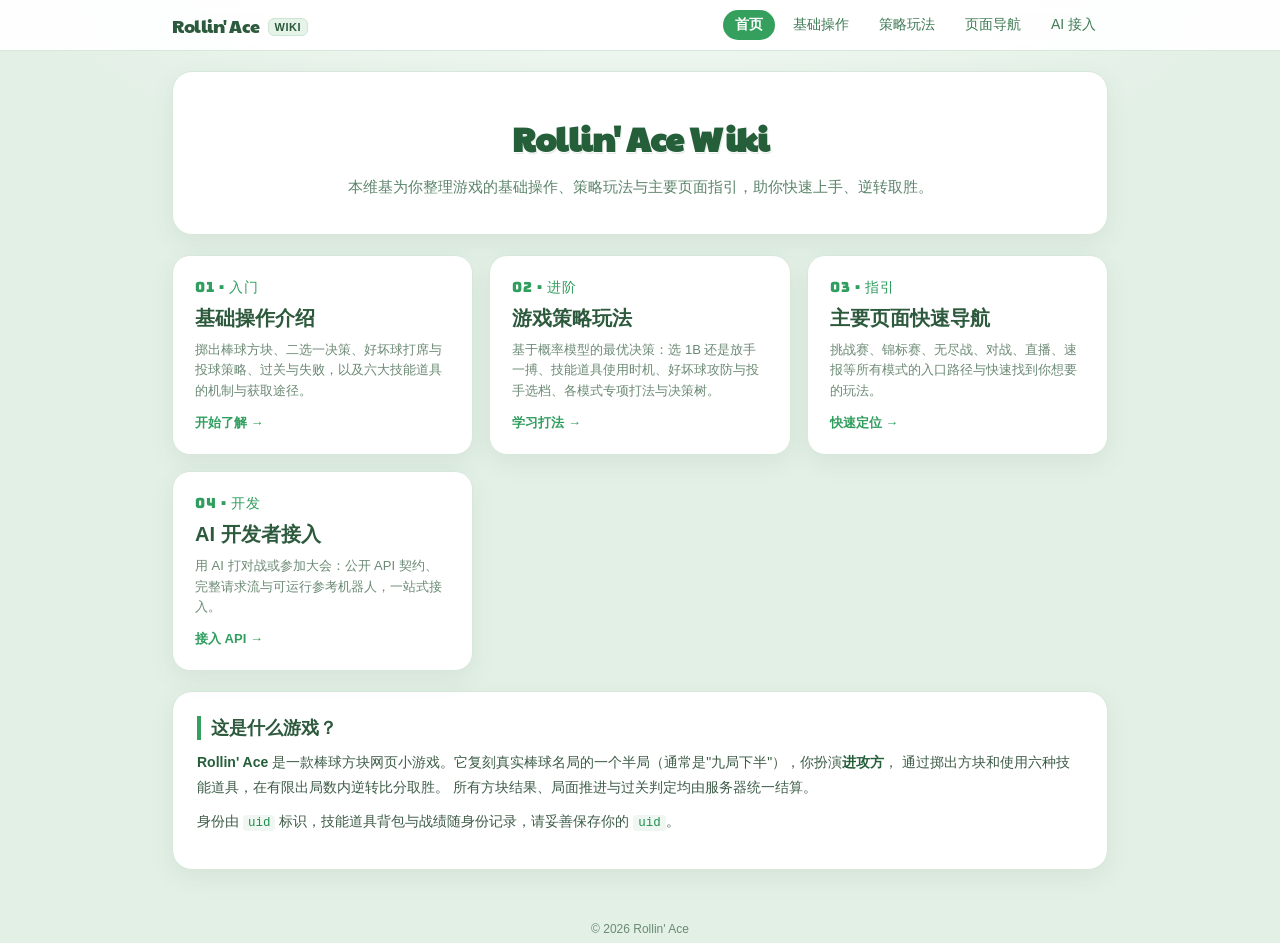
<file: index.html>
<!DOCTYPE html>
<html lang="zh">
<head>
  <meta charset="UTF-8" />
  <meta name="viewport" content="width=device-width, initial-scale=1.0" />
  <title>Rollin' Ace Wiki</title>
  <link rel="stylesheet" href="css/wiki.css" />
<link rel="icon" type="image/svg+xml" href="favicon.svg" />
<link rel="shortcut icon" href="favicon.ico" />
<link rel="apple-touch-icon" href="apple-touch-icon.png" />
</head>
<body>
  <nav class="wiki-nav">
    <div class="wiki-nav-inner">
      <a class="wiki-logo" href="index.html">Rollin' Ace<span class="sub-logo">WIKI</span></a>
      <div class="wiki-links">
        <a class="wiki-link active" href="index.html">首页</a>
        <a class="wiki-link" href="basics.html">基础操作</a>
        <a class="wiki-link" href="strategy.html">策略玩法</a>
        <a class="wiki-link" href="nav.html">页面导航</a>
        <a class="wiki-link" href="https://open.yakidev.top" target="_blank" rel="noopener">AI 接入</a>
      </div>
    </div>
  </nav>

  <div class="wiki-wrap">
    <div class="wiki-card wiki-hero">
      <h1>Rollin' Ace Wiki</h1>
      <p class="lead">
        本维基为你整理游戏的基础操作、策略玩法与主要页面指引，助你快速上手、逆转取胜。
      </p>
    </div>

    <div class="section-grid">
      <a class="section-card" href="basics.html">
        <div class="num">01 · 入门</div>
        <h2>基础操作介绍</h2>
        <p>掷出棒球方块、二选一决策、好坏球打席与投球策略、过关与失败，以及六大技能道具的机制与获取途径。</p>
        <div class="go">开始了解 →</div>
      </a>
      <a class="section-card" href="strategy.html">
        <div class="num">02 · 进阶</div>
        <h2>游戏策略玩法</h2>
        <p>基于概率模型的最优决策：选 1B 还是放手一搏、技能道具使用时机、好坏球攻防与投手选档、各模式专项打法与决策树。</p>
        <div class="go">学习打法 →</div>
      </a>
      <a class="section-card" href="nav.html">
        <div class="num">03 · 指引</div>
        <h2>主要页面快速导航</h2>
        <p>挑战赛、锦标赛、无尽战、对战、直播、速报等所有模式的入口路径与快速找到你想要的玩法。</p>
        <div class="go">快速定位 →</div>
      </a>
      <a class="section-card" href="https://open.yakidev.top" target="_blank" rel="noopener">
        <div class="num">04 · 开发</div>
        <h2>AI 开发者接入</h2>
        <p>用 AI 打对战或参加大会：公开 API 契约、完整请求流与可运行参考机器人，一站式接入。</p>
        <div class="go">接入 API →</div>
      </a>
    </div>

    <div class="wiki-card" style="margin-top:20px">
      <h3 class="block">这是什么游戏？</h3>
      <p class="text">
        <strong>Rollin' Ace</strong> 是一款棒球方块网页小游戏。它复刻真实棒球名局的一个半局（通常是"九局下半"），你扮演<strong>进攻方</strong>，
        通过掷出方块和使用六种技能道具，在有限出局数内逆转比分取胜。
        所有方块结果、局面推进与过关判定均由服务器统一结算。
      </p>
      <p class="text">
        身份由 <code>uid</code> 标识，技能道具背包与战绩随身份记录，请妥善保存你的 <code>uid</code>。
      </p>
    </div>
  </div>

  <div class="wiki-foot">
    © 2026 Rollin' Ace
  </div>
</body>
</html>
</file>
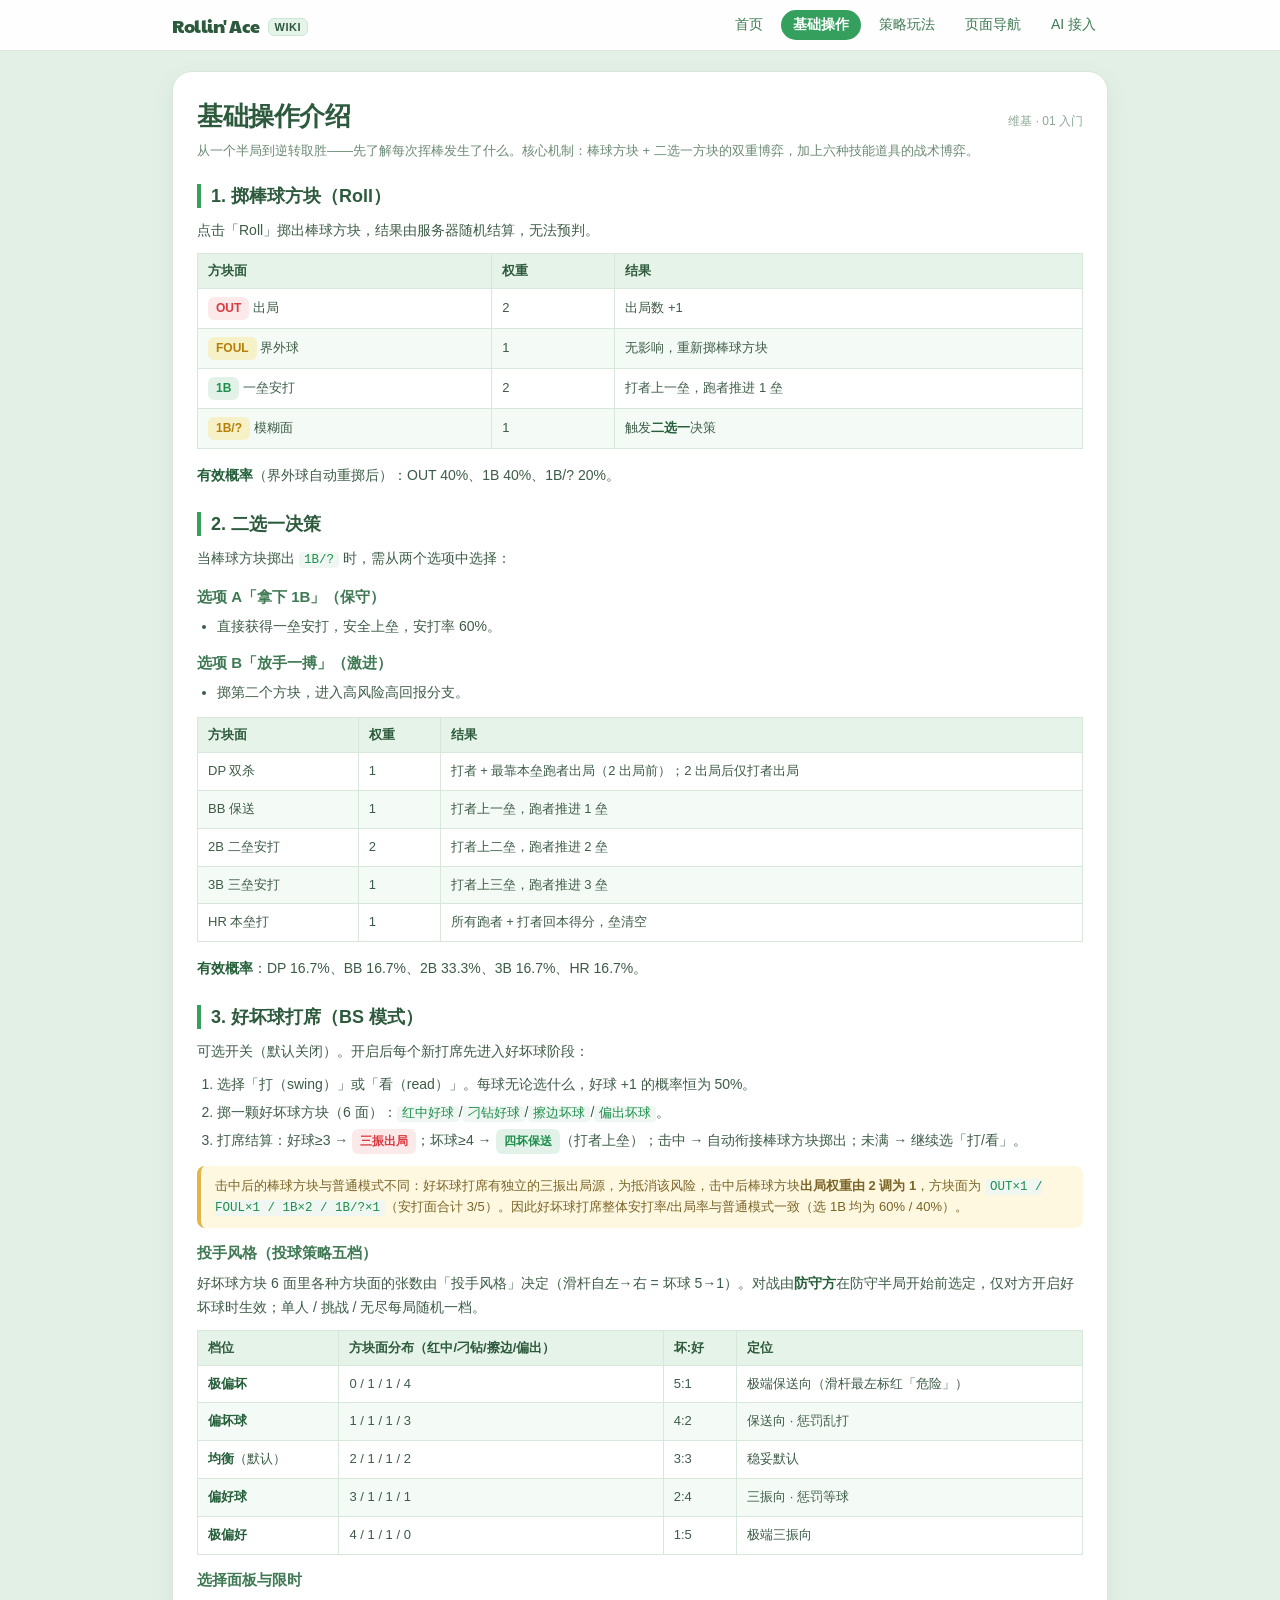
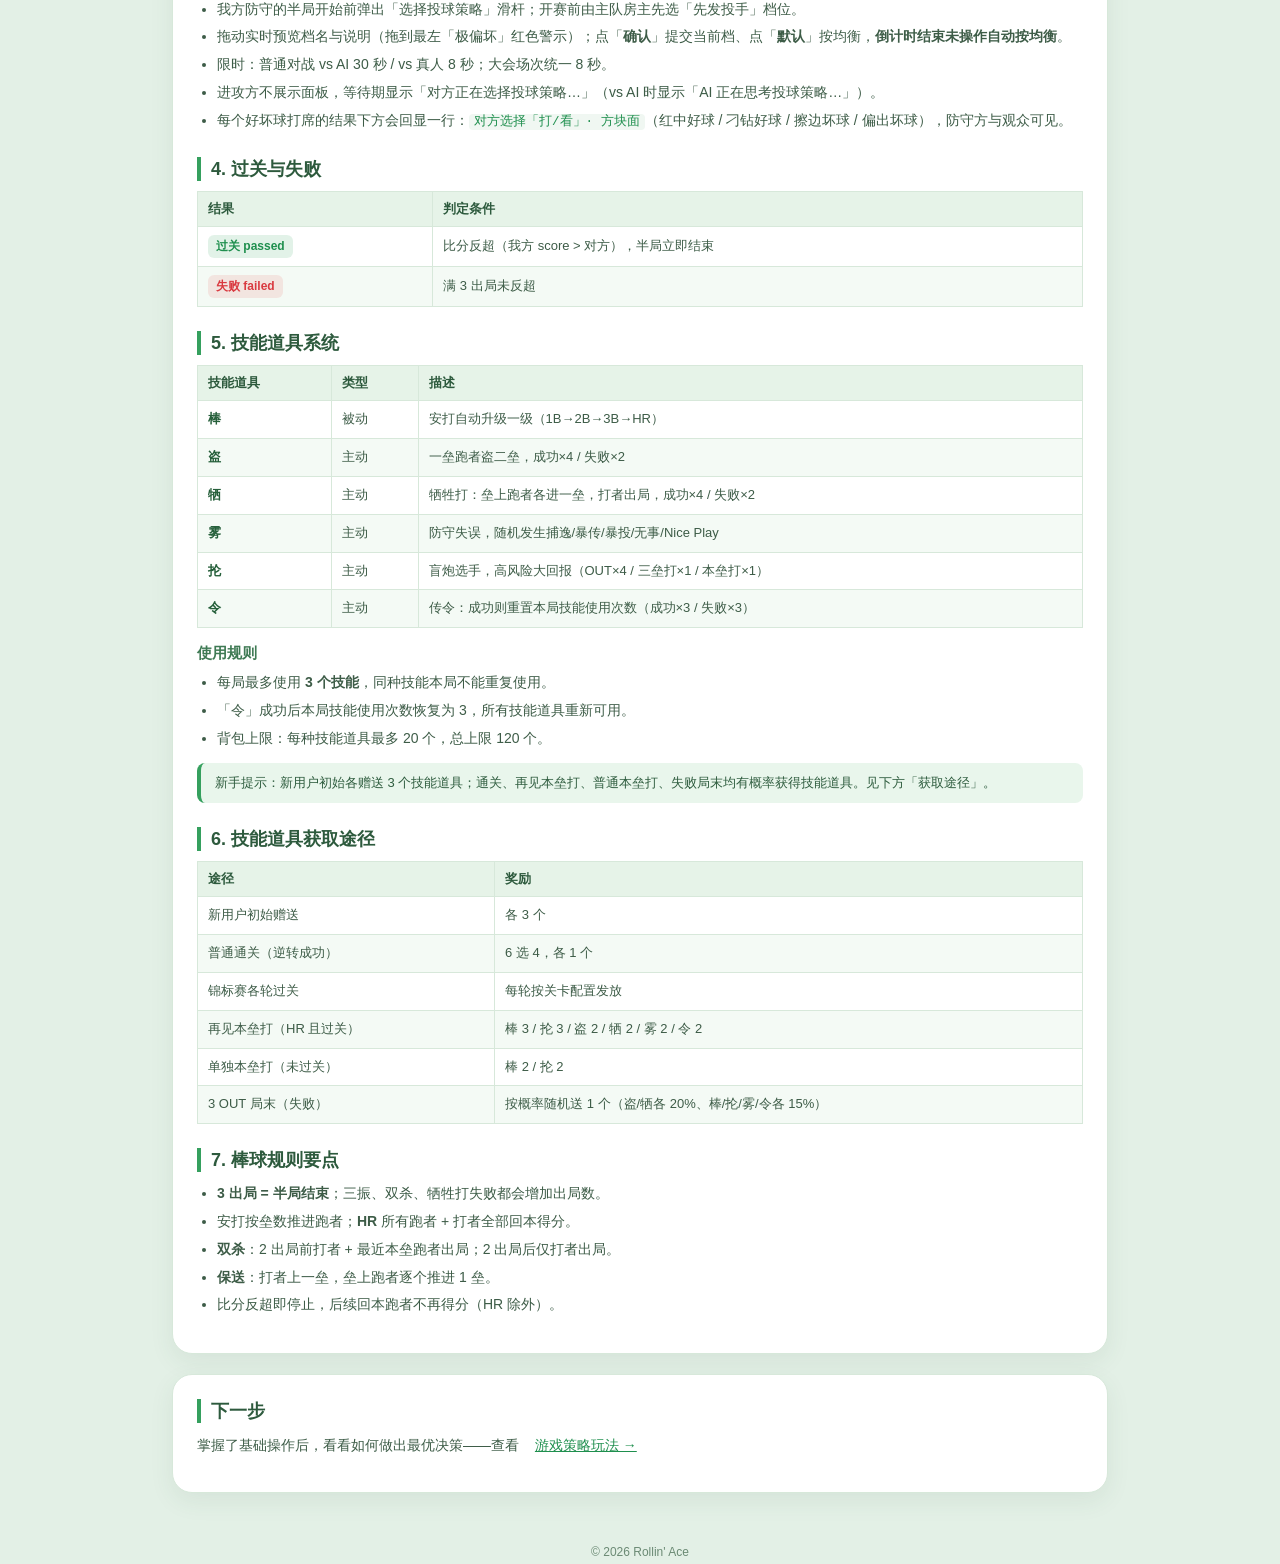
<file: basics.html>
<!DOCTYPE html>
<html lang="zh">
<head>
  <meta charset="UTF-8" />
  <meta name="viewport" content="width=device-width, initial-scale=1.0" />
  <title>基础操作介绍 · Rollin' Ace Wiki</title>
  <link rel="stylesheet" href="css/wiki.css" />
<link rel="icon" type="image/svg+xml" href="favicon.svg" />
<link rel="shortcut icon" href="favicon.ico" />
<link rel="apple-touch-icon" href="apple-touch-icon.png" />
</head>
<body>
  <nav class="wiki-nav">
    <div class="wiki-nav-inner">
      <a class="wiki-logo" href="index.html">Rollin' Ace<span class="sub-logo">WIKI</span></a>
      <div class="wiki-links">
        <a class="wiki-link" href="index.html">首页</a>
        <a class="wiki-link active" href="basics.html">基础操作</a>
        <a class="wiki-link" href="strategy.html">策略玩法</a>
        <a class="wiki-link" href="nav.html">页面导航</a>
        <a class="wiki-link" href="https://open.yakidev.top" target="_blank" rel="noopener">AI 接入</a>
      </div>
    </div>
  </nav>

  <div class="wiki-wrap">
    <div class="wiki-card">
      <div class="page-head">
        <h2>基础操作介绍</h2>
        <span class="crumb">维基 · 01 入门</span>
      </div>
      <p class="wiki-sub">从一个半局到逆转取胜——先了解每次挥棒发生了什么。核心机制：棒球方块 + 二选一方块的双重博弈，加上六种技能道具的战术博弈。</p>

      <h3 class="block">1. 掷棒球方块（Roll）</h3>
      <p class="text">点击「Roll」掷出棒球方块，结果由服务器随机结算，无法预判。</p>
      <div class="table-wrap">
        <table class="wiki-table">
          <thead><tr><th>方块面</th><th>权重</th><th>结果</th></tr></thead>
          <tbody>
            <tr><td><span class="tag red">OUT</span> 出局</td><td>2</td><td>出局数 +1</td></tr>
            <tr><td><span class="tag yellow">FOUL</span> 界外球</td><td>1</td><td>无影响，重新掷棒球方块</td></tr>
            <tr><td><span class="tag green">1B</span> 一垒安打</td><td>2</td><td>打者上一垒，跑者推进 1 垒</td></tr>
            <tr><td><span class="tag yellow">1B/?</span> 模糊面</td><td>1</td><td>触发<strong>二选一</strong>决策</td></tr>
          </tbody>
        </table>
      </div>
      <p class="text"><strong>有效概率</strong>（界外球自动重掷后）：OUT 40%、1B 40%、1B/? 20%。</p>

      <h3 class="block">2. 二选一决策</h3>
      <p class="text">当棒球方块掷出 <code>1B/?</code> 时，需从两个选项中选择：</p>
      <h4 class="sub-h">选项 A「拿下 1B」（保守）</h4>
      <ul class="list">
        <li>直接获得一垒安打，安全上垒，安打率 60%。</li>
      </ul>
      <h4 class="sub-h">选项 B「放手一搏」（激进）</h4>
      <ul class="list">
        <li>掷第二个方块，进入高风险高回报分支。</li>
      </ul>
      <div class="table-wrap">
        <table class="wiki-table">
          <thead><tr><th>方块面</th><th>权重</th><th>结果</th></tr></thead>
          <tbody>
            <tr><td>DP 双杀</td><td>1</td><td>打者 + 最靠本垒跑者出局（2 出局前）；2 出局后仅打者出局</td></tr>
            <tr><td>BB 保送</td><td>1</td><td>打者上一垒，跑者推进 1 垒</td></tr>
            <tr><td>2B 二垒安打</td><td>2</td><td>打者上二垒，跑者推进 2 垒</td></tr>
            <tr><td>3B 三垒安打</td><td>1</td><td>打者上三垒，跑者推进 3 垒</td></tr>
            <tr><td>HR 本垒打</td><td>1</td><td>所有跑者 + 打者回本得分，垒清空</td></tr>
          </tbody>
        </table>
      </div>
      <p class="text"><strong>有效概率</strong>：DP 16.7%、BB 16.7%、2B 33.3%、3B 16.7%、HR 16.7%。</p>

      <h3 class="block">3. 好坏球打席（BS 模式）</h3>
      <p class="text">可选开关（默认关闭）。开启后每个新打席先进入好坏球阶段：</p>
      <ol class="list">
        <li>选择「打（swing）」或「看（read）」。每球无论选什么，好球 +1 的概率恒为 50%。</li>
        <li>掷一颗好坏球方块（6 面）：<code>红中好球</code>/<code>刁钻好球</code>/<code>擦边坏球</code>/<code>偏出坏球</code>。</li>
        <li>打席结算：好球≥3 → <span class="tag red">三振出局</span>；坏球≥4 → <span class="tag green">四坏保送</span>（打者上垒）；击中 → 自动衔接棒球方块掷出；未满 → 继续选「打/看」。</li>
      </ol>
      <div class="note">击中后的棒球方块与普通模式不同：好坏球打席有独立的三振出局源，为抵消该风险，击中后棒球方块<strong>出局权重由 2 调为 1</strong>，方块面为 <code>OUT×1 / FOUL×1 / 1B×2 / 1B/?×1</code>（安打面合计 3/5）。因此好坏球打席整体安打率/出局率与普通模式一致（选 1B 均为 60% / 40%）。</div>

      <h4 class="sub-h">投手风格（投球策略五档）</h4>
      <p class="text">好坏球方块 6 面里各种方块面的张数由「投手风格」决定（滑杆自左→右 = 坏球 5→1）。对战由<strong>防守方</strong>在防守半局开始前选定，仅对方开启好坏球时生效；单人 / 挑战 / 无尽每局随机一档。</p>
      <div class="table-wrap">
        <table class="wiki-table">
          <thead><tr><th>档位</th><th>方块面分布（红中/刁钻/擦边/偏出）</th><th>坏:好</th><th>定位</th></tr></thead>
          <tbody>
            <tr><td><strong>极偏坏</strong></td><td>0 / 1 / 1 / 4</td><td>5:1</td><td>极端保送向（滑杆最左标红「危险」）</td></tr>
            <tr><td><strong>偏坏球</strong></td><td>1 / 1 / 1 / 3</td><td>4:2</td><td>保送向 · 惩罚乱打</td></tr>
            <tr><td><strong>均衡</strong>（默认）</td><td>2 / 1 / 1 / 2</td><td>3:3</td><td>稳妥默认</td></tr>
            <tr><td><strong>偏好球</strong></td><td>3 / 1 / 1 / 1</td><td>2:4</td><td>三振向 · 惩罚等球</td></tr>
            <tr><td><strong>极偏好</strong></td><td>4 / 1 / 1 / 0</td><td>1:5</td><td>极端三振向</td></tr>
          </tbody>
        </table>
      </div>
      <h4 class="sub-h">选择面板与限时</h4>
      <ul class="list">
        <li>我方防守的半局开始前弹出「选择投球策略」滑杆；开赛前由主队房主先选「先发投手」档位。</li>
        <li>拖动实时预览档名与说明（拖到最左「极偏坏」红色警示）；点「<strong>确认</strong>」提交当前档、点「<strong>默认</strong>」按均衡，<strong>倒计时结束未操作自动按均衡</strong>。</li>
        <li>限时：普通对战 vs AI 30 秒 / vs 真人 8 秒；大会场次统一 8 秒。</li>
        <li>进攻方不展示面板，等待期显示「对方正在选择投球策略…」（vs AI 时显示「AI 正在思考投球策略…」）。</li>
        <li>每个好坏球打席的结果下方会回显一行：<code>对方选择「打/看」· 方块面</code>（红中好球 / 刁钻好球 / 擦边坏球 / 偏出坏球），防守方与观众可见。</li>
      </ul>

      <h3 class="block">4. 过关与失败</h3>
      <div class="table-wrap">
        <table class="wiki-table">
          <thead><tr><th>结果</th><th>判定条件</th></tr></thead>
          <tbody>
            <tr><td><span class="tag green">过关 passed</span></td><td>比分反超（我方 score > 对方），半局立即结束</td></tr>
            <tr><td><span class="tag red">失败 failed</span></td><td>满 3 出局未反超</td></tr>
          </tbody>
        </table>
      </div>

      <h3 class="block">5. 技能道具系统</h3>
      <div class="table-wrap">
        <table class="wiki-table">
          <thead><tr><th>技能道具</th><th>类型</th><th>描述</th></tr></thead>
          <tbody>
            <tr><td><strong>棒</strong></td><td>被动</td><td>安打自动升级一级（1B→2B→3B→HR）</td></tr>
            <tr><td><strong>盗</strong></td><td>主动</td><td>一垒跑者盗二垒，成功×4 / 失败×2</td></tr>
            <tr><td><strong>牺</strong></td><td>主动</td><td>牺牲打：垒上跑者各进一垒，打者出局，成功×4 / 失败×2</td></tr>
            <tr><td><strong>雾</strong></td><td>主动</td><td>防守失误，随机发生捕逸/暴传/暴投/无事/Nice Play</td></tr>
            <tr><td><strong>抡</strong></td><td>主动</td><td>盲炮选手，高风险大回报（OUT×4 / 三垒打×1 / 本垒打×1）</td></tr>
            <tr><td><strong>令</strong></td><td>主动</td><td>传令：成功则重置本局技能使用次数（成功×3 / 失败×3）</td></tr>
          </tbody>
        </table>
      </div>
      <h4 class="sub-h">使用规则</h4>
      <ul class="list">
        <li>每局最多使用 <strong>3 个技能</strong>，同种技能本局不能重复使用。</li>
        <li>「令」成功后本局技能使用次数恢复为 3，所有技能道具重新可用。</li>
        <li>背包上限：每种技能道具最多 20 个，总上限 120 个。</li>
      </ul>
      <div class="note tip">新手提示：新用户初始各赠送 3 个技能道具；通关、再见本垒打、普通本垒打、失败局末均有概率获得技能道具。见下方「获取途径」。</div>

      <h3 class="block">6. 技能道具获取途径</h3>
      <div class="table-wrap">
        <table class="wiki-table">
          <thead><tr><th>途径</th><th>奖励</th></tr></thead>
          <tbody>
            <tr><td>新用户初始赠送</td><td>各 3 个</td></tr>
            <tr><td>普通通关（逆转成功）</td><td>6 选 4，各 1 个</td></tr>
            <tr><td>锦标赛各轮过关</td><td>每轮按关卡配置发放</td></tr>
            <tr><td>再见本垒打（HR 且过关）</td><td>棒 3 / 抡 3 / 盗 2 / 牺 2 / 雾 2 / 令 2</td></tr>
            <tr><td>单独本垒打（未过关）</td><td>棒 2 / 抡 2</td></tr>
            <tr><td>3 OUT 局末（失败）</td><td>按概率随机送 1 个（盗/牺各 20%、棒/抡/雾/令各 15%）</td></tr>
          </tbody>
        </table>
      </div>

      <h3 class="block">7. 棒球规则要点</h3>
      <ul class="list">
        <li><strong>3 出局 = 半局结束</strong>；三振、双杀、牺牲打失败都会增加出局数。</li>
        <li>安打按垒数推进跑者；<strong>HR</strong> 所有跑者 + 打者全部回本得分。</li>
        <li><strong>双杀</strong>：2 出局前打者 + 最近本垒跑者出局；2 出局后仅打者出局。</li>
        <li><strong>保送</strong>：打者上一垒，垒上跑者逐个推进 1 垒。</li>
        <li>比分反超即停止，后续回本跑者不再得分（HR 除外）。</li>
      </ul>
    </div>

    <div class="wiki-card">
      <h3 class="block">下一步</h3>
      <p class="text">掌握了基础操作后，看看如何做出最优决策——查看 <a class="wiki-link" href="strategy.html" style="color:#1f8f4e;text-decoration:underline">游戏策略玩法 →</a></p>
    </div>
  </div>

  <div class="wiki-foot">
    © 2026 Rollin' Ace
  </div>
</body>
</html>
</file>
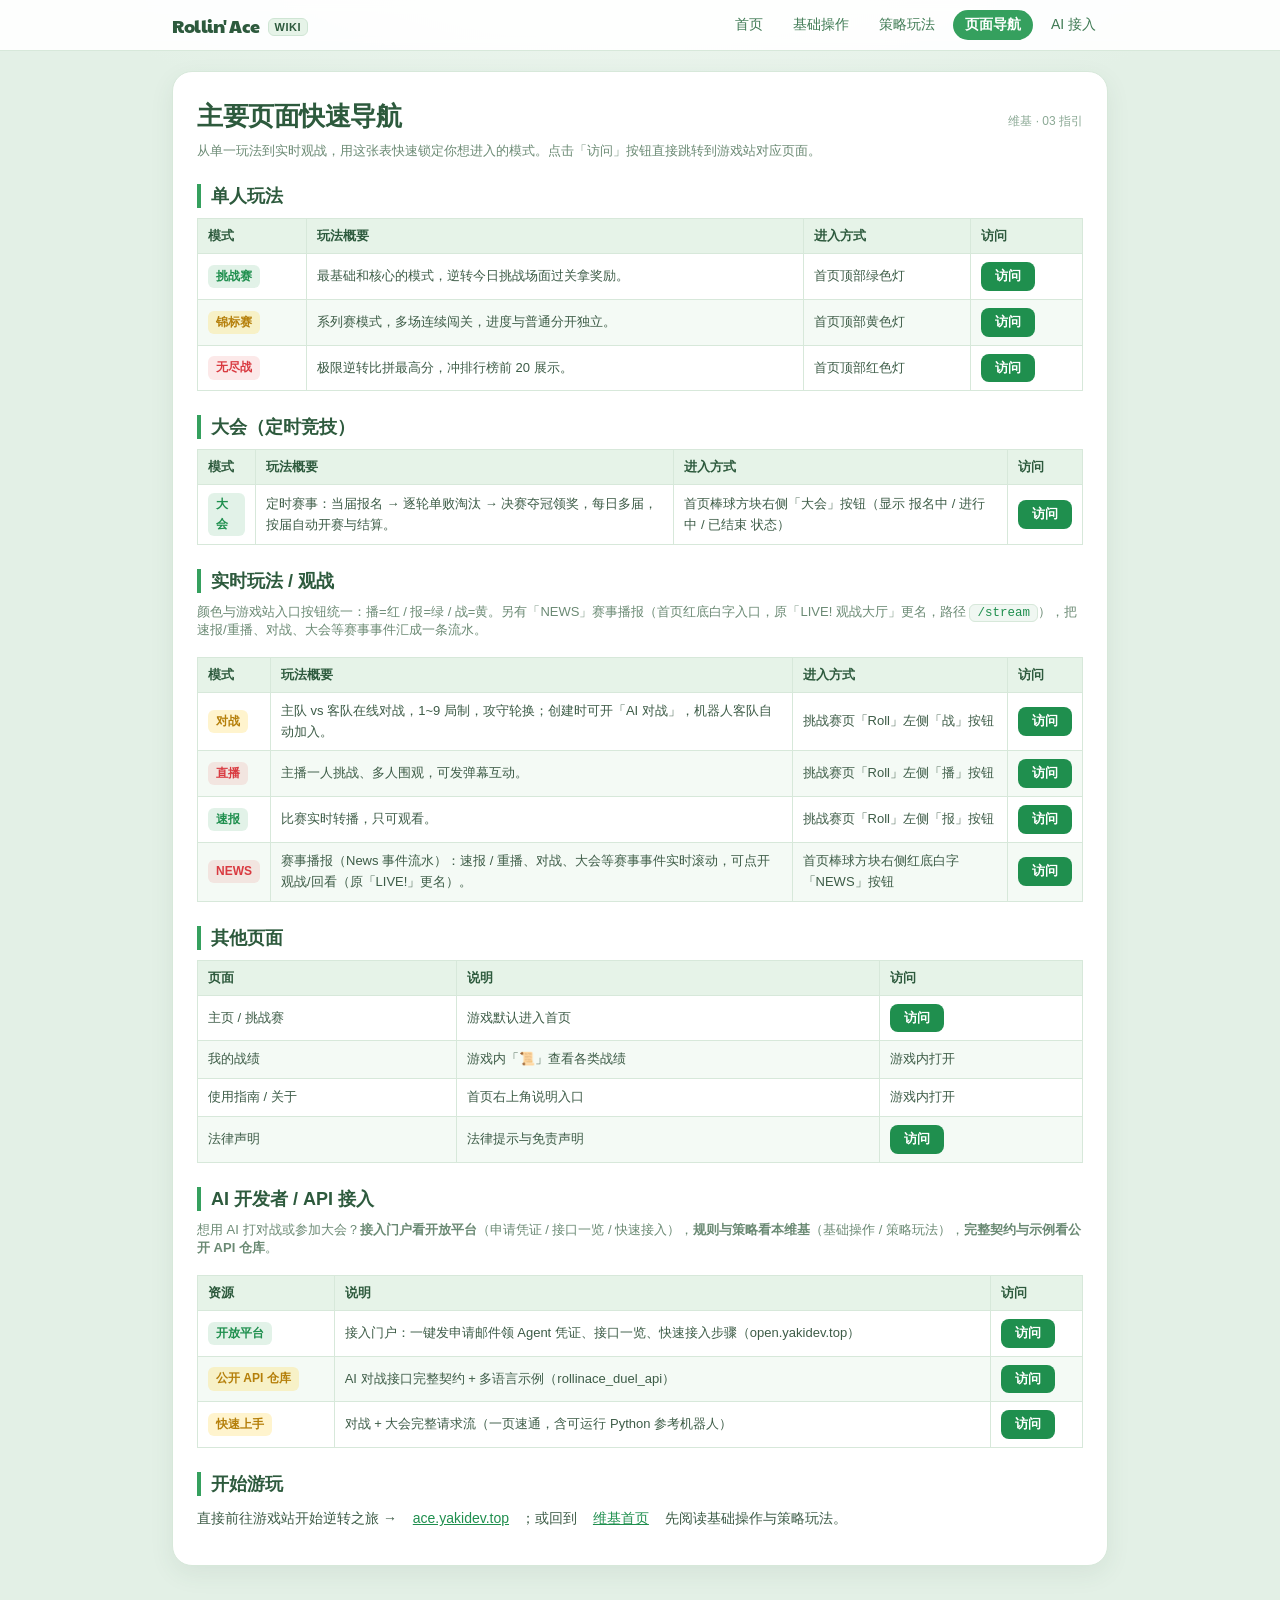
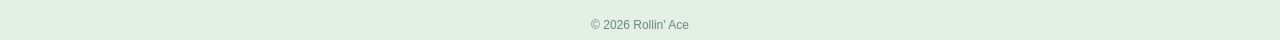
<file: nav.html>
<!DOCTYPE html>
<html lang="zh">
<head>
  <meta charset="UTF-8" />
  <meta name="viewport" content="width=device-width, initial-scale=1.0" />
  <title>主要页面快速导航 · Rollin' Ace Wiki</title>
  <link rel="stylesheet" href="css/wiki.css" />
<link rel="icon" type="image/svg+xml" href="favicon.svg" />
<link rel="shortcut icon" href="favicon.ico" />
<link rel="apple-touch-icon" href="apple-touch-icon.png" />
</head>
<body>
  <nav class="wiki-nav">
    <div class="wiki-nav-inner">
      <a class="wiki-logo" href="index.html">Rollin' Ace<span class="sub-logo">WIKI</span></a>
      <div class="wiki-links">
        <a class="wiki-link" href="index.html">首页</a>
        <a class="wiki-link" href="basics.html">基础操作</a>
        <a class="wiki-link" href="strategy.html">策略玩法</a>
        <a class="wiki-link active" href="nav.html">页面导航</a>
        <a class="wiki-link" href="https://open.yakidev.top" target="_blank" rel="noopener">AI 接入</a>
      </div>
    </div>
  </nav>

  <div class="wiki-wrap">
    <div class="wiki-card">
      <div class="page-head">
        <h2>主要页面快速导航</h2>
        <span class="crumb">维基 · 03 指引</span>
      </div>
      <p class="wiki-sub">从单一玩法到实时观战，用这张表快速锁定你想进入的模式。点击「访问」按钮直接跳转到游戏站对应页面。</p>

      <h3 class="block">单人玩法</h3>
      <div class="table-wrap">
        <table class="wiki-table">
          <thead><tr><th>模式</th><th>玩法概要</th><th>进入方式</th><th>访问</th></tr></thead>
          <tbody>
            <tr>
              <td><strong><span class="tag green">挑战赛</span></strong></td>
              <td>最基础和核心的模式，逆转今日挑战场面过关拿奖励。</td>
              <td>首页顶部绿色灯</td>
              <td><a class="btn" href="https://ace.yakidev.top/index" target="_blank" rel="noopener">访问</a></td>
            </tr>
            <tr>
              <td><strong><span class="tag yellow">锦标赛</span></strong></td>
              <td>系列赛模式，多场连续闯关，进度与普通分开独立。</td>
              <td>首页顶部黄色灯</td>
              <td><a class="btn" href="https://ace.yakidev.top/series" target="_blank" rel="noopener">访问</a></td>
            </tr>
            <tr>
              <td><strong><span class="tag red">无尽战</span></strong></td>
              <td>极限逆转比拼最高分，冲排行榜前 20 展示。</td>
              <td>首页顶部红色灯</td>
              <td><a class="btn" href="https://ace.yakidev.top/endless" target="_blank" rel="noopener">访问</a></td>
            </tr>
          </tbody>
        </table>
      </div>

      <h3 class="block">大会（定时竞技）</h3>
      <div class="table-wrap">
        <table class="wiki-table">
          <thead><tr><th>模式</th><th>玩法概要</th><th>进入方式</th><th>访问</th></tr></thead>
          <tbody>
            <tr>
              <td><strong><span class="tag green">大会</span></strong></td>
              <td>定时赛事：当届报名 → 逐轮单败淘汰 → 决赛夺冠领奖，每日多届，按届自动开赛与结算。</td>
              <td>首页棒球方块右侧「大会」按钮（显示 报名中 / 进行中 / 已结束 状态）</td>
              <td><a class="btn" href="https://ace.yakidev.top/tour" target="_blank" rel="noopener">访问</a></td>
            </tr>
          </tbody>
        </table>
      </div>

      <h3 class="block">实时玩法 / 观战</h3>
      <p class="wiki-sub">颜色与游戏站入口按钮统一：播=红 / 报=绿 / 战=黄。另有「NEWS」赛事播报（首页红底白字入口，原「LIVE! 观战大厅」更名，路径 <span class="path">/stream</span>），把速报/重播、对战、大会等赛事事件汇成一条流水。</p>
      <div class="table-wrap">
        <table class="wiki-table">
          <thead><tr><th>模式</th><th>玩法概要</th><th>进入方式</th><th>访问</th></tr></thead>
          <tbody>
            <tr>
              <td><strong><span class="tag yellow">对战</span></strong></td>
              <td>主队 vs 客队在线对战，1~9 局制，攻守轮换；创建时可开「AI 对战」，机器人客队自动加入。</td>
              <td>挑战赛页「Roll」左侧「战」按钮</td>
              <td><a class="btn" href="https://ace.yakidev.top/duel" target="_blank" rel="noopener">访问</a></td>
            </tr>
            <tr>
              <td><strong><span class="tag red">直播</span></strong></td>
              <td>主播一人挑战、多人围观，可发弹幕互动。</td>
              <td>挑战赛页「Roll」左侧「播」按钮</td>
              <td><a class="btn" href="https://ace.yakidev.top/live" target="_blank" rel="noopener">访问</a></td>
            </tr>
            <tr>
              <td><strong><span class="tag green">速报</span></strong></td>
              <td>比赛实时转播，只可观看。</td>
              <td>挑战赛页「Roll」左侧「报」按钮</td>
              <td><a class="btn" href="https://ace.yakidev.top/report" target="_blank" rel="noopener">访问</a></td>
            </tr>
            <tr>
              <td><strong><span class="tag red">NEWS</span></strong></td>
              <td>赛事播报（News 事件流水）：速报 / 重播、对战、大会等赛事事件实时滚动，可点开观战/回看（原「LIVE!」更名）。</td>
              <td>首页棒球方块右侧红底白字「NEWS」按钮</td>
              <td><a class="btn" href="https://ace.yakidev.top/stream" target="_blank" rel="noopener">访问</a></td>
            </tr>
          </tbody>
        </table>
      </div>

      <h3 class="block">其他页面</h3>
      <div class="table-wrap">
        <table class="wiki-table">
          <thead><tr><th>页面</th><th>说明</th><th>访问</th></tr></thead>
          <tbody>
            <tr><td>主页 / 挑战赛</td><td>游戏默认进入首页</td><td><a class="btn" href="https://ace.yakidev.top/" target="_blank" rel="noopener">访问</a></td></tr>
            <tr><td>我的战绩</td><td>游戏内「📜」查看各类战绩</td><td>游戏内打开</td></tr>
            <tr><td>使用指南 / 关于</td><td>首页右上角说明入口</td><td>游戏内打开</td></tr>
            <tr><td>法律声明</td><td>法律提示与免责声明</td><td><a class="btn" href="https://ace.yakidev.top/legal" target="_blank" rel="noopener">访问</a></td></tr>
          </tbody>
        </table>
      </div>

      <h3 class="block">AI 开发者 / API 接入</h3>
      <p class="wiki-sub">想用 AI 打对战或参加大会？<strong>接入门户看开放平台</strong>（申请凭证 / 接口一览 / 快速接入），<strong>规则与策略看本维基</strong>（基础操作 / 策略玩法），<strong>完整契约与示例看公开 API 仓库</strong>。</p>
      <div class="table-wrap">
        <table class="wiki-table">
          <thead><tr><th>资源</th><th>说明</th><th>访问</th></tr></thead>
          <tbody>
            <tr>
              <td><strong><span class="tag green">开放平台</span></strong></td>
              <td>接入门户：一键发申请邮件领 Agent 凭证、接口一览、快速接入步骤（open.yakidev.top）</td>
              <td><a class="btn" href="https://open.yakidev.top" target="_blank" rel="noopener">访问</a></td>
            </tr>
            <tr>
              <td><strong><span class="tag yellow">公开 API 仓库</span></strong></td>
              <td>AI 对战接口完整契约 + 多语言示例（rollinace_duel_api）</td>
              <td><a class="btn" href="https://github.com/yakizkna/rollinace_duel_api" target="_blank" rel="noopener">访问</a></td>
            </tr>
            <tr>
              <td><strong><span class="tag yellow">快速上手</span></strong></td>
              <td>对战 + 大会完整请求流（一页速通，含可运行 Python 参考机器人）</td>
              <td><a class="btn" href="https://github.com/yakizkna/rollinace_duel_api/blob/master/docs/AGENT_QUICKSTART.md" target="_blank" rel="noopener">访问</a></td>
            </tr>
          </tbody>
        </table>
      </div>

      <h3 class="block">开始游玩</h3>
      <p class="text">直接前往游戏站开始逆转之旅 → <a class="wiki-link" href="https://ace.yakidev.top/" target="_blank" rel="noopener" style="color:#1f8f4e;text-decoration:underline">ace.yakidev.top</a>；或回到 <a class="wiki-link" href="index.html" style="color:#1f8f4e;text-decoration:underline">维基首页</a> 先阅读基础操作与策略玩法。</p>
    </div>
  </div>

  <div class="wiki-foot">
    © 2026 Rollin' Ace
  </div>
</body>
</html>
</file>
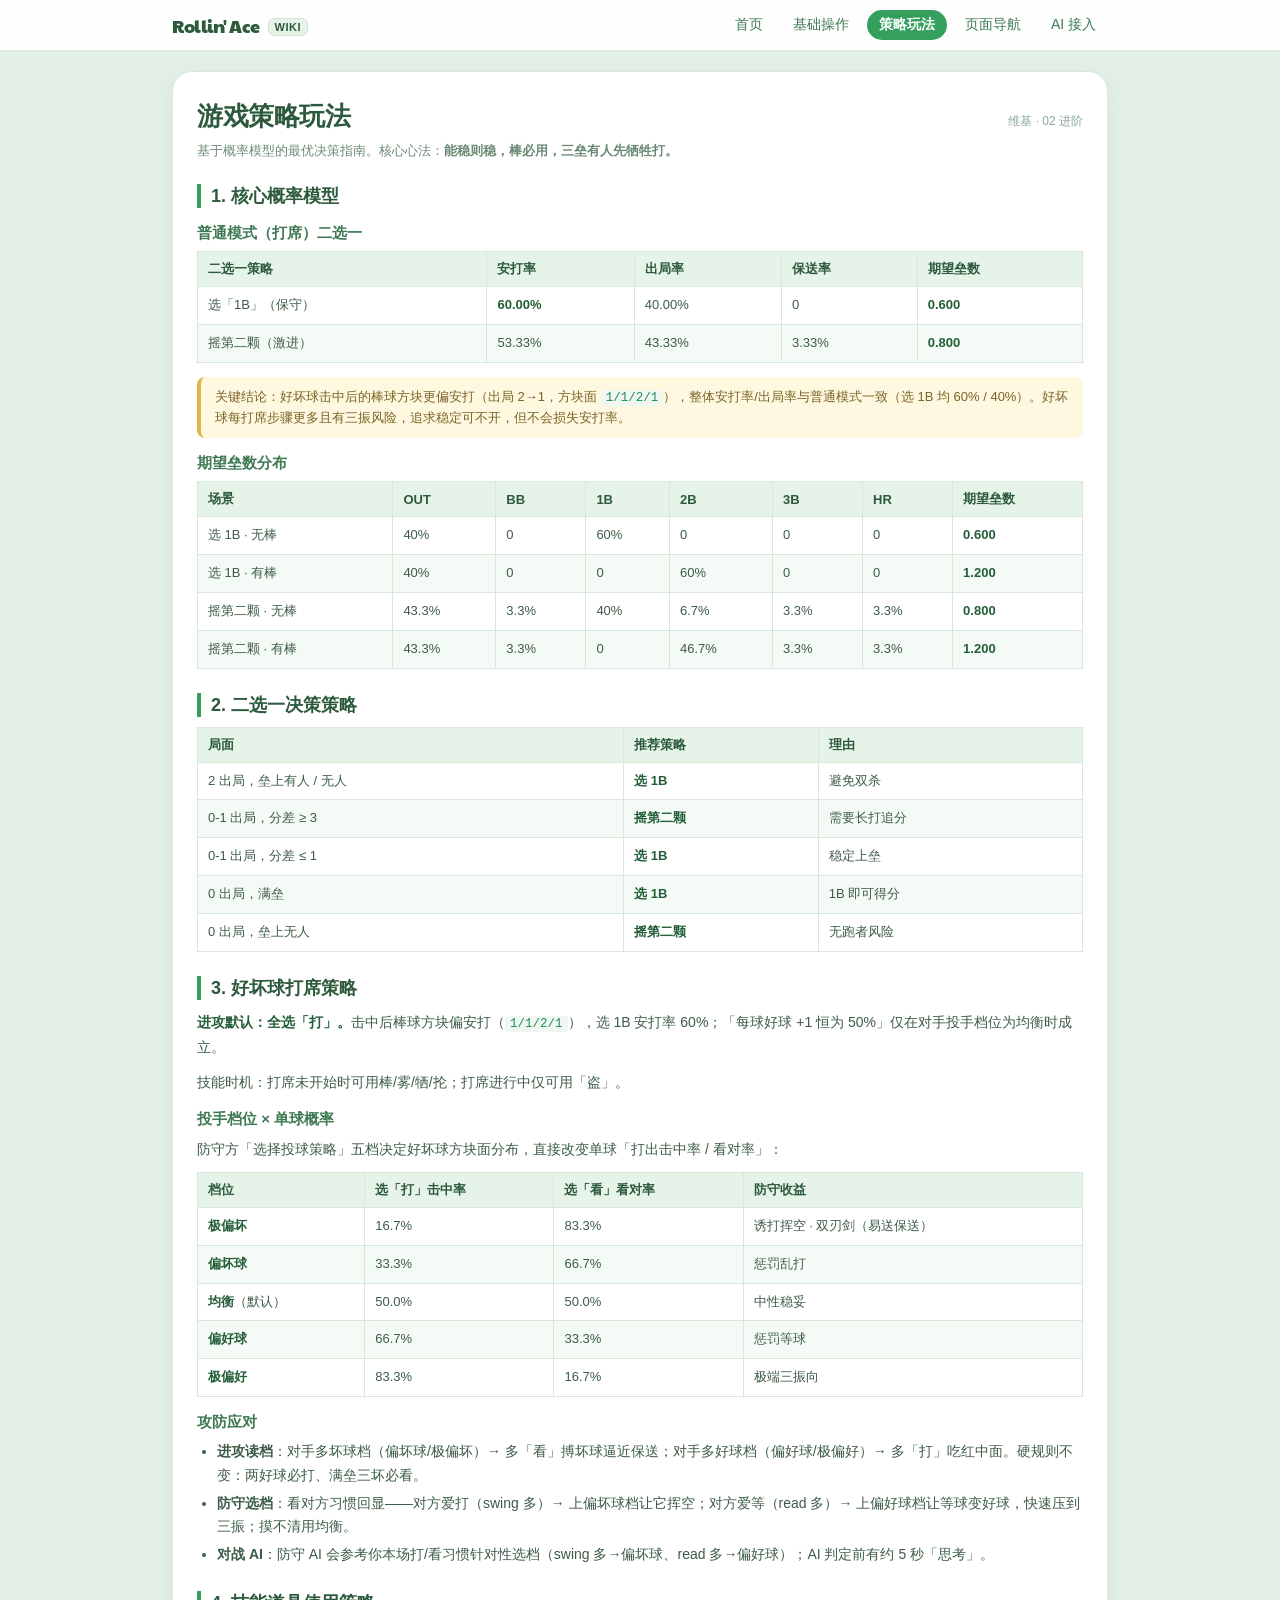
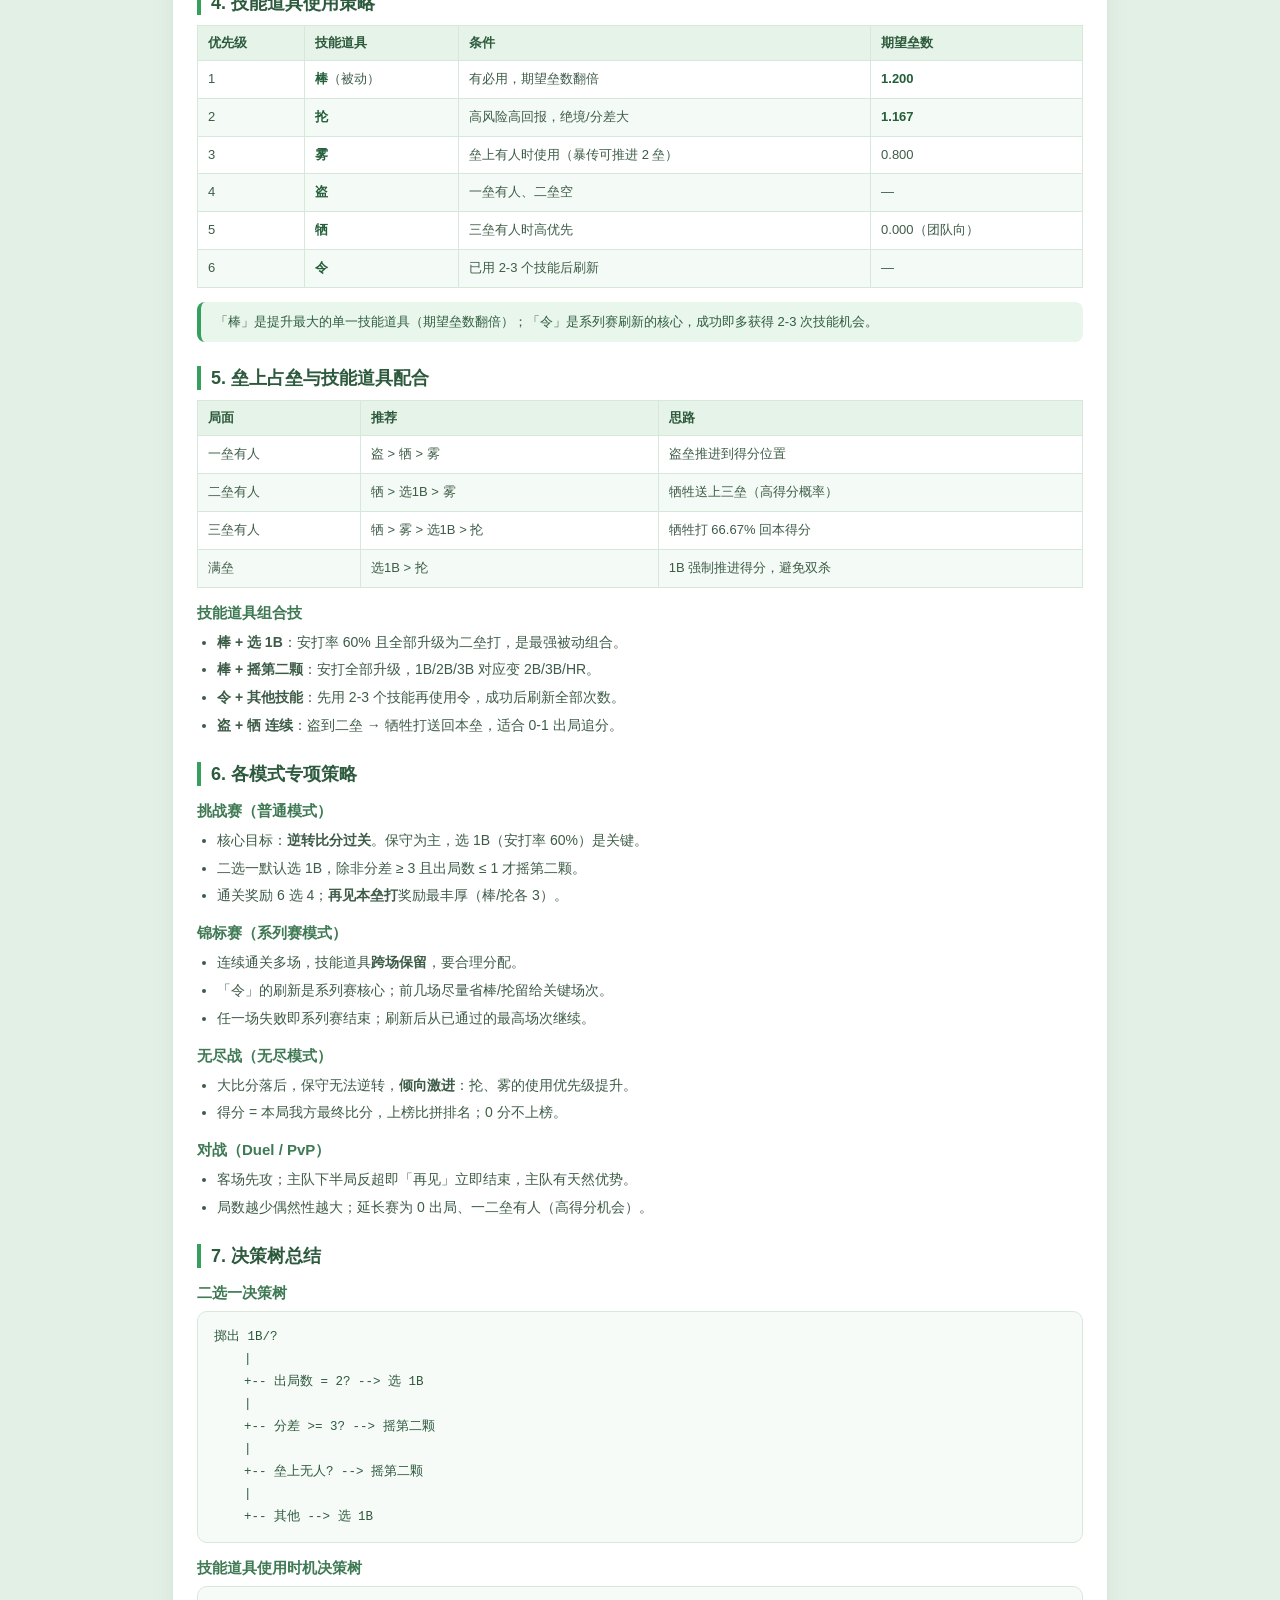
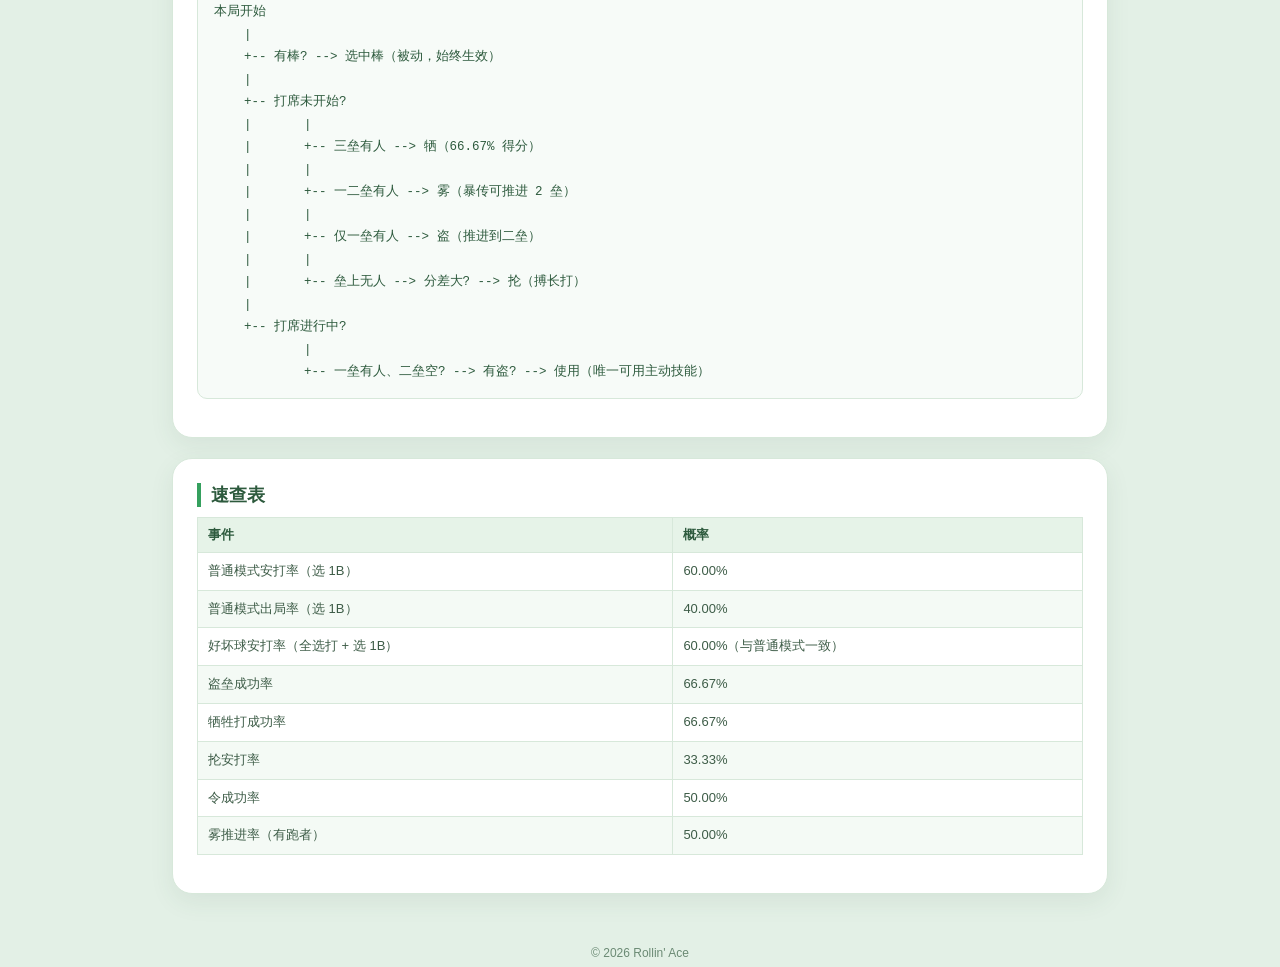
<file: strategy.html>
<!DOCTYPE html>
<html lang="zh">
<head>
  <meta charset="UTF-8" />
  <meta name="viewport" content="width=device-width, initial-scale=1.0" />
  <title>游戏策略玩法 · Rollin' Ace Wiki</title>
  <link rel="stylesheet" href="css/wiki.css" />
<link rel="icon" type="image/svg+xml" href="favicon.svg" />
<link rel="shortcut icon" href="favicon.ico" />
<link rel="apple-touch-icon" href="apple-touch-icon.png" />
</head>
<body>
  <nav class="wiki-nav">
    <div class="wiki-nav-inner">
      <a class="wiki-logo" href="index.html">Rollin' Ace<span class="sub-logo">WIKI</span></a>
      <div class="wiki-links">
        <a class="wiki-link" href="index.html">首页</a>
        <a class="wiki-link" href="basics.html">基础操作</a>
        <a class="wiki-link active" href="strategy.html">策略玩法</a>
        <a class="wiki-link" href="nav.html">页面导航</a>
        <a class="wiki-link" href="https://open.yakidev.top" target="_blank" rel="noopener">AI 接入</a>
      </div>
    </div>
  </nav>

  <div class="wiki-wrap">
    <div class="wiki-card">
      <div class="page-head">
        <h2>游戏策略玩法</h2>
        <span class="crumb">维基 · 02 进阶</span>
      </div>
      <p class="wiki-sub">基于概率模型的最优决策指南。核心心法：<strong>能稳则稳，棒必用，三垒有人先牺牲打。</strong></p>

      <h3 class="block">1. 核心概率模型</h3>
      <h4 class="sub-h">普通模式（打席）二选一</h4>
      <div class="table-wrap">
        <table class="wiki-table">
          <thead><tr><th>二选一策略</th><th>安打率</th><th>出局率</th><th>保送率</th><th>期望垒数</th></tr></thead>
          <tbody>
            <tr><td>选「1B」（保守）</td><td><strong>60.00%</strong></td><td>40.00%</td><td>0</td><td><strong>0.600</strong></td></tr>
            <tr><td>摇第二颗（激进）</td><td>53.33%</td><td>43.33%</td><td>3.33%</td><td><strong>0.800</strong></td></tr>
          </tbody>
        </table>
      </div>
      <div class="note">关键结论：好坏球击中后的棒球方块更偏安打（出局 2→1，方块面 <code>1/1/2/1</code>），整体安打率/出局率与普通模式一致（选 1B 均 60% / 40%）。好坏球每打席步骤更多且有三振风险，追求稳定可不开，但不会损失安打率。</div>
      <h4 class="sub-h">期望垒数分布</h4>
      <div class="table-wrap">
        <table class="wiki-table">
          <thead><tr><th>场景</th><th>OUT</th><th>BB</th><th>1B</th><th>2B</th><th>3B</th><th>HR</th><th>期望垒数</th></tr></thead>
          <tbody>
            <tr><td>选 1B · 无棒</td><td>40%</td><td>0</td><td>60%</td><td>0</td><td>0</td><td>0</td><td><strong>0.600</strong></td></tr>
            <tr><td>选 1B · 有棒</td><td>40%</td><td>0</td><td>0</td><td>60%</td><td>0</td><td>0</td><td><strong>1.200</strong></td></tr>
            <tr><td>摇第二颗 · 无棒</td><td>43.3%</td><td>3.3%</td><td>40%</td><td>6.7%</td><td>3.3%</td><td>3.3%</td><td><strong>0.800</strong></td></tr>
            <tr><td>摇第二颗 · 有棒</td><td>43.3%</td><td>3.3%</td><td>0</td><td>46.7%</td><td>3.3%</td><td>3.3%</td><td><strong>1.200</strong></td></tr>
          </tbody>
        </table>
      </div>

      <h3 class="block">2. 二选一决策策略</h3>
      <div class="table-wrap">
        <table class="wiki-table">
          <thead><tr><th>局面</th><th>推荐策略</th><th>理由</th></tr></thead>
          <tbody>
            <tr><td>2 出局，垒上有人 / 无人</td><td><strong>选 1B</strong></td><td>避免双杀</td></tr>
            <tr><td>0-1 出局，分差 ≥ 3</td><td><strong>摇第二颗</strong></td><td>需要长打追分</td></tr>
            <tr><td>0-1 出局，分差 ≤ 1</td><td><strong>选 1B</strong></td><td>稳定上垒</td></tr>
            <tr><td>0 出局，满垒</td><td><strong>选 1B</strong></td><td>1B 即可得分</td></tr>
            <tr><td>0 出局，垒上无人</td><td><strong>摇第二颗</strong></td><td>无跑者风险</td></tr>
          </tbody>
        </table>
      </div>

      <h3 class="block">3. 好坏球打席策略</h3>
      <p class="text"><strong>进攻默认：全选「打」。</strong>击中后棒球方块偏安打（<code>1/1/2/1</code>），选 1B 安打率 60%；「每球好球 +1 恒为 50%」仅在对手投手档位为均衡时成立。</p>
      <p class="text">技能时机：打席未开始时可用棒/雾/牺/抡；打席进行中仅可用「盗」。</p>

      <h4 class="sub-h">投手档位 × 单球概率</h4>
      <p class="text">防守方「选择投球策略」五档决定好坏球方块面分布，直接改变单球「打出击中率 / 看对率」：</p>
      <div class="table-wrap">
        <table class="wiki-table">
          <thead><tr><th>档位</th><th>选「打」击中率</th><th>选「看」看对率</th><th>防守收益</th></tr></thead>
          <tbody>
            <tr><td><strong>极偏坏</strong></td><td>16.7%</td><td>83.3%</td><td>诱打挥空 · 双刃剑（易送保送）</td></tr>
            <tr><td><strong>偏坏球</strong></td><td>33.3%</td><td>66.7%</td><td>惩罚乱打</td></tr>
            <tr><td><strong>均衡</strong>（默认）</td><td>50.0%</td><td>50.0%</td><td>中性稳妥</td></tr>
            <tr><td><strong>偏好球</strong></td><td>66.7%</td><td>33.3%</td><td>惩罚等球</td></tr>
            <tr><td><strong>极偏好</strong></td><td>83.3%</td><td>16.7%</td><td>极端三振向</td></tr>
          </tbody>
        </table>
      </div>
      <h4 class="sub-h">攻防应对</h4>
      <ul class="list">
        <li><strong>进攻读档</strong>：对手多坏球档（偏坏球/极偏坏）→ 多「看」搏坏球逼近保送；对手多好球档（偏好球/极偏好）→ 多「打」吃红中面。硬规则不变：两好球必打、满垒三坏必看。</li>
        <li><strong>防守选档</strong>：看对方习惯回显——对方爱打（swing 多）→ 上偏坏球档让它挥空；对方爱等（read 多）→ 上偏好球档让等球变好球，快速压到三振；摸不清用均衡。</li>
        <li><strong>对战 AI</strong>：防守 AI 会参考你本场打/看习惯针对性选档（swing 多→偏坏球、read 多→偏好球）；AI 判定前有约 5 秒「思考」。</li>
      </ul>

      <h3 class="block">4. 技能道具使用策略</h3>
      <div class="table-wrap">
        <table class="wiki-table">
          <thead><tr><th>优先级</th><th>技能道具</th><th>条件</th><th>期望垒数</th></tr></thead>
          <tbody>
            <tr><td>1</td><td><strong>棒</strong>（被动）</td><td>有必用，期望垒数翻倍</td><td><strong>1.200</strong></td></tr>
            <tr><td>2</td><td><strong>抡</strong></td><td>高风险高回报，绝境/分差大</td><td><strong>1.167</strong></td></tr>
            <tr><td>3</td><td><strong>雾</strong></td><td>垒上有人时使用（暴传可推进 2 垒）</td><td>0.800</td></tr>
            <tr><td>4</td><td><strong>盗</strong></td><td>一垒有人、二垒空</td><td>—</td></tr>
            <tr><td>5</td><td><strong>牺</strong></td><td>三垒有人时高优先</td><td>0.000（团队向）</td></tr>
            <tr><td>6</td><td><strong>令</strong></td><td>已用 2-3 个技能后刷新</td><td>—</td></tr>
          </tbody>
        </table>
      </div>
      <div class="note tip">「棒」是提升最大的单一技能道具（期望垒数翻倍）；「令」是系列赛刷新的核心，成功即多获得 2-3 次技能机会。</div>

      <h3 class="block">5. 垒上占垒与技能道具配合</h3>
      <div class="table-wrap">
        <table class="wiki-table">
          <thead><tr><th>局面</th><th>推荐</th><th>思路</th></tr></thead>
          <tbody>
            <tr><td>一垒有人</td><td>盗 &gt; 牺 &gt; 雾</td><td>盗垒推进到得分位置</td></tr>
            <tr><td>二垒有人</td><td>牺 &gt; 选1B &gt; 雾</td><td>牺牲送上三垒（高得分概率）</td></tr>
            <tr><td>三垒有人</td><td>牺 &gt; 雾 &gt; 选1B &gt; 抡</td><td>牺牲打 66.67% 回本得分</td></tr>
            <tr><td>满垒</td><td>选1B &gt; 抡</td><td>1B 强制推进得分，避免双杀</td></tr>
          </tbody>
        </table>
      </div>
      <h4 class="sub-h">技能道具组合技</h4>
      <ul class="list">
        <li><strong>棒 + 选 1B</strong>：安打率 60% 且全部升级为二垒打，是最强被动组合。</li>
        <li><strong>棒 + 摇第二颗</strong>：安打全部升级，1B/2B/3B 对应变 2B/3B/HR。</li>
        <li><strong>令 + 其他技能</strong>：先用 2-3 个技能再使用令，成功后刷新全部次数。</li>
        <li><strong>盗 + 牺 连续</strong>：盗到二垒 → 牺牲打送回本垒，适合 0-1 出局追分。</li>
      </ul>

      <h3 class="block">6. 各模式专项策略</h3>
      <h4 class="sub-h">挑战赛（普通模式）</h4>
      <ul class="list">
        <li>核心目标：<strong>逆转比分过关</strong>。保守为主，选 1B（安打率 60%）是关键。</li>
        <li>二选一默认选 1B，除非分差 ≥ 3 且出局数 ≤ 1 才摇第二颗。</li>
        <li>通关奖励 6 选 4；<strong>再见本垒打</strong>奖励最丰厚（棒/抡各 3）。</li>
      </ul>
      <h4 class="sub-h">锦标赛（系列赛模式）</h4>
      <ul class="list">
        <li>连续通关多场，技能道具<strong>跨场保留</strong>，要合理分配。</li>
        <li>「令」的刷新是系列赛核心；前几场尽量省棒/抡留给关键场次。</li>
        <li>任一场失败即系列赛结束；刷新后从已通过的最高场次继续。</li>
      </ul>
      <h4 class="sub-h">无尽战（无尽模式）</h4>
      <ul class="list">
        <li>大比分落后，保守无法逆转，<strong>倾向激进</strong>：抡、雾的使用优先级提升。</li>
        <li>得分 = 本局我方最终比分，上榜比拼排名；0 分不上榜。</li>
      </ul>
      <h4 class="sub-h">对战（Duel / PvP）</h4>
      <ul class="list">
        <li>客场先攻；主队下半局反超即「再见」立即结束，主队有天然优势。</li>
        <li>局数越少偶然性越大；延长赛为 0 出局、一二垒有人（高得分机会）。</li>
      </ul>

      <h3 class="block">7. 决策树总结</h3>
      <h4 class="sub-h">二选一决策树</h4>
      <div class="pre-tree">掷出 1B/?
    |
    +-- 出局数 = 2? --> 选 1B
    |
    +-- 分差 >= 3? --> 摇第二颗
    |
    +-- 垒上无人? --> 摇第二颗
    |
    +-- 其他 --> 选 1B</div>
      <h4 class="sub-h">技能道具使用时机决策树</h4>
      <div class="pre-tree">本局开始
    |
    +-- 有棒? --> 选中棒（被动，始终生效）
    |
    +-- 打席未开始?
    |       |
    |       +-- 三垒有人 --> 牺（66.67% 得分）
    |       |
    |       +-- 一二垒有人 --> 雾（暴传可推进 2 垒）
    |       |
    |       +-- 仅一垒有人 --> 盗（推进到二垒）
    |       |
    |       +-- 垒上无人 --> 分差大? --> 抡（搏长打）
    |
    +-- 打席进行中?
            |
            +-- 一垒有人、二垒空? --> 有盗? --> 使用（唯一可用主动技能）</div>
    </div>

    <div class="wiki-card">
      <h3 class="block">速查表</h3>
      <div class="table-wrap">
        <table class="wiki-table">
          <thead><tr><th>事件</th><th>概率</th></tr></thead>
          <tbody>
            <tr><td>普通模式安打率（选 1B）</td><td>60.00%</td></tr>
            <tr><td>普通模式出局率（选 1B）</td><td>40.00%</td></tr>
            <tr><td>好坏球安打率（全选打 + 选 1B）</td><td>60.00%（与普通模式一致）</td></tr>
            <tr><td>盗垒成功率</td><td>66.67%</td></tr>
            <tr><td>牺牲打成功率</td><td>66.67%</td></tr>
            <tr><td>抡安打率</td><td>33.33%</td></tr>
            <tr><td>令成功率</td><td>50.00%</td></tr>
            <tr><td>雾推进率（有跑者）</td><td>50.00%</td></tr>
          </tbody>
        </table>
      </div>
    </div>
  </div>

  <div class="wiki-foot">
    © 2026 Rollin' Ace
  </div>
</body>
</html>
</file>
<file: css/wiki.css>
@import url("https://fonts.googleapis.com/css2?family=Bungee&family=Paytone+One&display=swap");

* { box-sizing: border-box; margin: 0; padding: 0; }

html {
  -webkit-text-size-adjust: 100%; text-size-adjust: 100%;
  background: #e9f4eb;
}

body {
  font-family: -apple-system, BlinkMacSystemFont, "Segoe UI", sans-serif;
  background:
    radial-gradient(1200px 600px at 50% -10%, #f4faf5 0%, #e3f0e6 55%);
  min-height: 100vh;
  color: #2f5d3f;
  touch-action: manipulation;
}

/* ---------- 顶部导航 ---------- */
.wiki-nav {
  position: sticky; top: 0; z-index: 100;
  background: rgba(255,255,255,0.92);
  backdrop-filter: blur(6px);
  border-bottom: 1px solid #d7e8da;
}
.wiki-nav-inner {
  max-width: 968px; margin: 0 auto; padding: 10px 16px;
  display: flex; align-items: center; gap: 12px; flex-wrap: wrap;
}
.wiki-logo {
  font-family: "Paytone One", system-ui, sans-serif;
  font-size: 18px; letter-spacing: -0.5px; color: #2d5a3d;
  text-decoration: none; white-space: nowrap;
}
.wiki-logo .sub-logo {
  display: inline-block;
  font-family: -apple-system, BlinkMacSystemFont, "Segoe UI", sans-serif;
  font-size: 11px; font-weight: 700; letter-spacing: 0.5px;
  color: #2d5a3d;
  background: #e6f3e8;
  border: 1px solid #cfe5d4;
  border-radius: 6px;
  padding: 2px 6px;
  margin-left: 8px;
  vertical-align: 2px;
}
.wiki-links { display: flex; gap: 6px; flex-wrap: wrap; margin-left: auto; }
.wiki-link {
  color: #3f7a54; text-decoration: none; font-size: 14px;
  padding: 6px 12px; border-radius: 999px; transition: background .15s, color .15s;
}
.wiki-link:hover { background: #e6f3e8; color: #2d5a3d; }
.wiki-link.active { background: #35a05e; color: #fff; font-weight: 600; }

/* ---------- 内容区 ---------- */
.wiki-wrap { max-width: 968px; margin: 0 auto; padding: 20px 16px 40px; }

.wiki-card {
  background: #ffffff;
  border: 1px solid #d7e8da;
  border-radius: 20px;
  box-shadow: 0 8px 24px rgba(45, 90, 61, 0.08);
  padding: 24px;
  margin-bottom: 20px;
}

.wiki-hero { text-align: center; padding: 42px 24px 34px; }
.wiki-hero h1 {
  font-family: "Paytone One", system-ui, sans-serif;
  font-size: 34px; letter-spacing: -0.5px; color: #255f3a;
  text-shadow: 0 1px 0 rgba(255,255,255,0.8), 1px 2px 0 rgba(45,90,61,0.12);
  margin-bottom: 12px;
}
.wiki-hero .lead { color: #5b8469; font-size: 15px; line-height: 1.7; max-width: 620px; margin: 0 auto; }

/* 首页板块卡片 */
.section-grid { display: grid; grid-template-columns: repeat(auto-fit, minmax(230px, 1fr)); gap: 16px; }
.section-card {
  display: block; text-decoration: none; color: inherit;
  background: #ffffff;
  border: 1px solid #d7e8da;
  border-radius: 18px; padding: 22px;
  box-shadow: 0 8px 24px rgba(45, 90, 61, 0.08);
  transition: transform .12s ease, box-shadow .15s ease;
}
.section-card:hover { transform: translateY(-3px); box-shadow: 0 14px 32px rgba(45, 90, 61, 0.14); }
.section-card .num {
  font-family: "Bungee", system-ui, sans-serif;
  font-size: 14px; color: #2f9e5e; letter-spacing: 1px; margin-bottom: 8px;
}
.section-card h2 { font-size: 20px; color: #2d5a3d; margin-bottom: 8px; }
.section-card p { font-size: 13px; color: #6b8a74; line-height: 1.6; }
.section-card .go { margin-top: 12px; color: #2f9e5e; font-size: 13px; font-weight: 600; }

/* ---------- 内容页 ---------- */
.page-head { display: flex; align-items: baseline; gap: 12px; flex-wrap: wrap; margin-bottom: 8px; }
.page-head h2 { font-family: "Paytone One", system-ui, sans-serif; font-size: 26px; color: #2d5a3d; letter-spacing: -0.5px; }
.page-head .crumb { color: #8aa894; font-size: 12px; margin-left: auto; }
.wiki-sub { color: #6b8a74; font-size: 13px; margin-bottom: 18px; }

h3.block {
  font-size: 18px; color: #2d5a3d; margin: 24px 0 10px;
  padding-left: 10px; border-left: 4px solid #35a05e;
}
h3.block:first-child { margin-top: 0; }
h4.sub-h { font-size: 15px; color: #3f7a54; margin: 16px 0 8px; }

p.text { font-size: 14px; line-height: 1.75; color: #3d5c47; margin-bottom: 10px; }
p.text strong { color: #255f3a; }
ul.list, ol.list { margin: 6px 0 12px 20px; }
ul.list li, ol.list li { font-size: 14px; line-height: 1.7; color: #3d5c47; margin-bottom: 4px; }

/* 表格 */
.table-wrap { overflow-x: auto; margin: 8px 0 14px; }
table.wiki-table { width: 100%; border-collapse: collapse; font-size: 13px; min-width: 520px; }
.wiki-table th {
  background: #e6f3e8; color: #2d5a3d; font-weight: 600;
  padding: 8px 10px; text-align: left; border: 1px solid #d7e8da;
  white-space: nowrap;
}
.wiki-table td {
  padding: 8px 10px; border: 1px solid #d7e8da;
  color: #3d5c47; line-height: 1.6;
}
.wiki-table tr:nth-child(even) td { background: #f4faf5; }
.wiki-table td strong, .wiki-table td b { color: #255f3a; }
.tag {
  display: inline-block; padding: 2px 8px; border-radius: 6px; font-size: 12px; font-weight: 600;
}
/* 与 ../rollin-ace 首页入口按钮配色统一：播=红 #e5484d / 报=绿 #4caf6e / 战=黄 #ffd23f（浅色底微调加深保证可读） */
.tag.green { background: rgba(76,175,110,0.16); color: #1f8f4e; }
.tag.red { background: rgba(229,72,77,0.12); color: #d93a40; }
.tag.yellow { background: rgba(255,210,63,0.25); color: #b57f0a; }
.tag.neutral { background: rgba(90,110,98,0.12); color: #4a5f52; }

/* 提示块 */
.note {
  background: #fff8e1; border-left: 4px solid #e0b64a;
  padding: 10px 14px; border-radius: 8px; font-size: 13px; color: #7a6426; line-height: 1.6; margin: 8px 0 14px;
}
.tip { background: #e9f6ec; border-left: 4px solid #35a05e; color: #2f5d3f; }
.danger { background: #fdeeee; border-left: 4px solid #e5484d; color: #a03036; }

/* 代码/路径 */
.path {
  background: #f0f7f2; border: 1px solid #d7e8da;
  border-radius: 6px; padding: 1px 7px; font-family: ui-monospace, SFMono-Regular, Menlo, monospace;
  font-size: 12.5px; color: #1f8f4e; white-space: nowrap;
}
a.path { display: inline-block; text-decoration: none; color: #1f8f4e; }
a.path:hover { color: #176b3c; text-decoration: underline; }
/* 访问按钮（导航表） */
.btn {
  display: inline-block; padding: 4px 14px; border-radius: 8px;
  background: #1f8f4e; color: #fff; font-size: 13px; font-weight: 600;
  text-decoration: none; white-space: nowrap;
  transition: background .15s, transform .12s;
}
.btn:hover { background: #187a42; }
.btn:active { transform: scale(0.97); }
code { background: #f0f7f2; padding: 1px 5px; border-radius: 4px; font-size: 12.5px; color: #1f8f4e; }

/* 决策树/流程块 */
.pre-tree {
  background: #f7fbf8; border: 1px solid #d7e8da; border-radius: 10px;
  padding: 14px 16px; overflow-x: auto; font-family: ui-monospace, SFMono-Regular, Menlo, monospace;
  font-size: 12.5px; line-height: 1.8; color: #2d5a3d; white-space: pre; margin: 8px 0 14px;
}

/* 底部 */
.wiki-foot { text-align: center; color: #6b8a74; font-size: 12px; padding: 12px 0 8px; margin-top: -20px; }
.wiki-foot a { color: #2f9e5e; text-decoration: none; }

/* 返回顶部 */
.to-top {
  position: fixed; right: 16px; bottom: 16px; z-index: 90;
  width: 40px; height: 40px; border-radius: 50%; border: none; cursor: pointer;
  background: rgba(47,158,94,0.92); color: #fff; font-size: 18px;
  box-shadow: 0 6px 18px rgba(45,90,61,0.2); display: none;
}
.to-top.show { display: block; }
</file>
